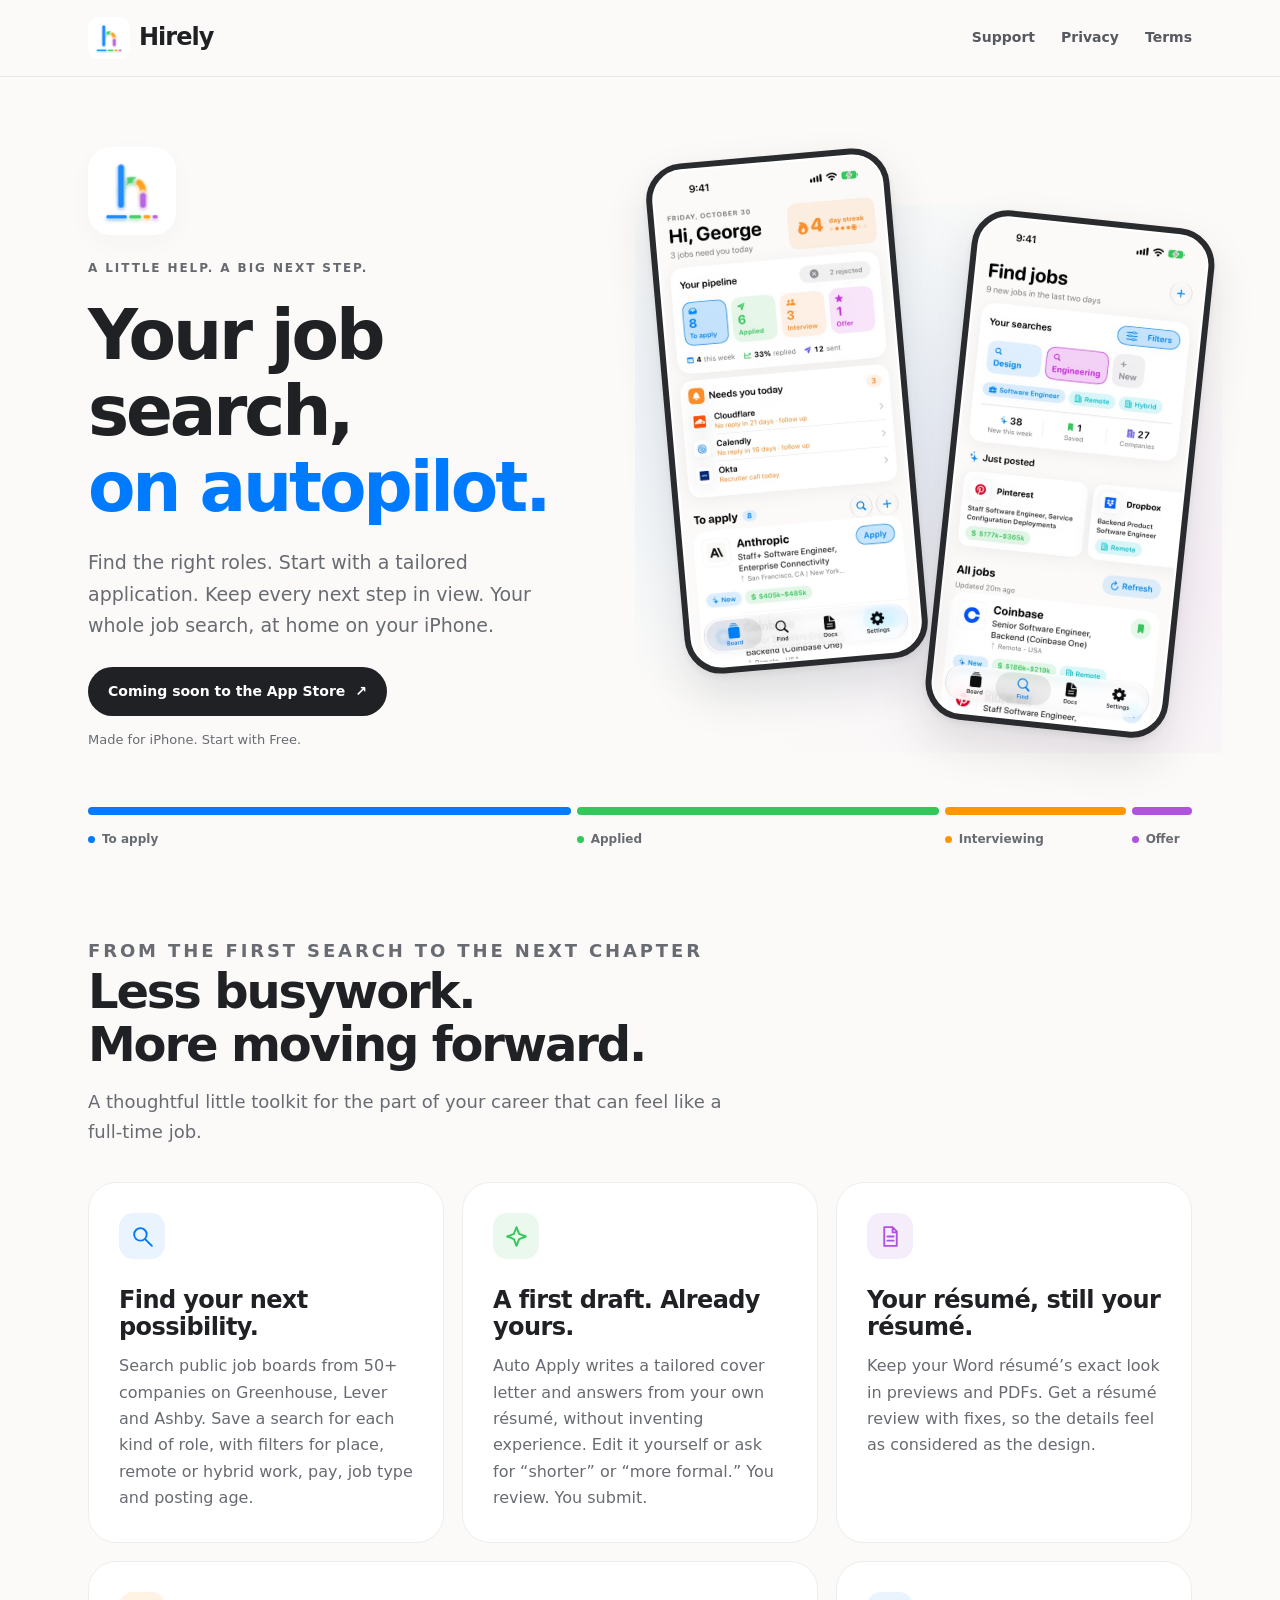
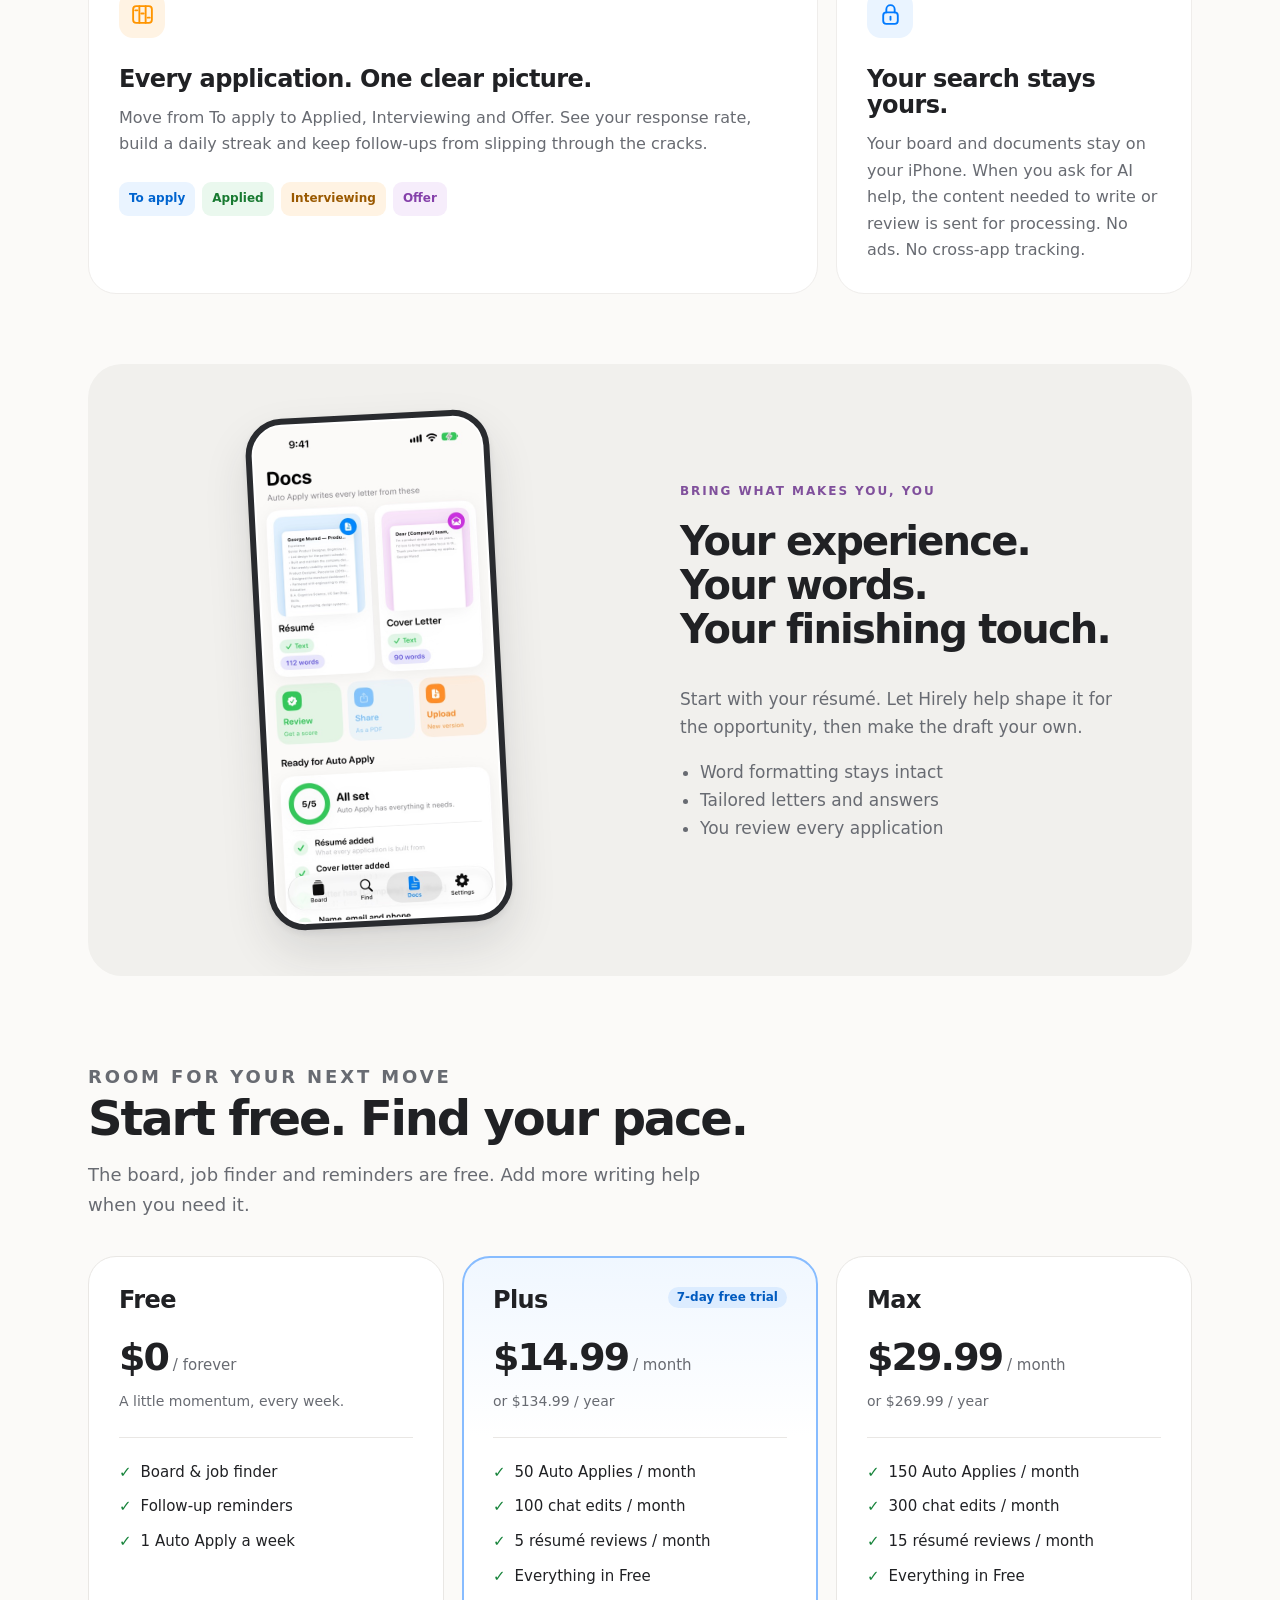
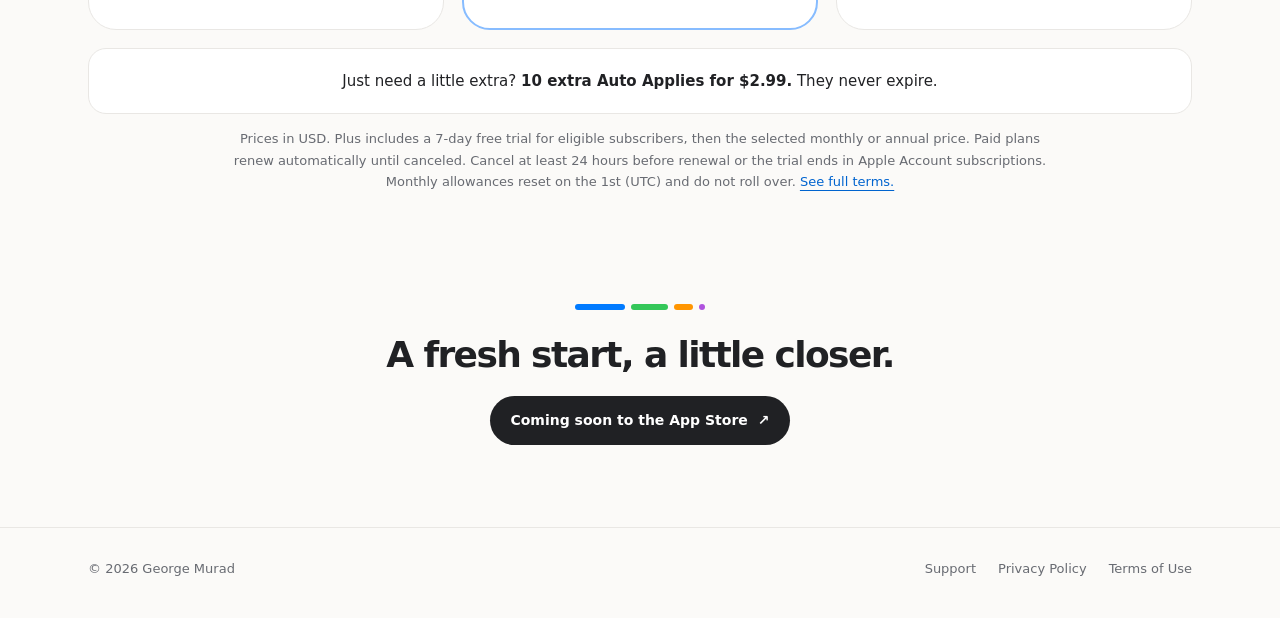
<file: index.html>
<!doctype html>
<html lang="en"><head><meta charset="utf-8"><meta name="viewport" content="width=device-width, initial-scale=1">
<title>Your job search, on autopilot. · Hirely</title><meta property="og:type" content="website"><meta property="og:site_name" content="Hirely"><meta property="og:title" content="Your job search, on autopilot. · Hirely"><meta property="og:description" content="Find jobs, draft tailored applications and track every next step. Meet Hirely, your job search companion for iPhone."><meta property="og:url" content="https://gbmurad.github.io/hirely/"><meta property="og:image" content="https://gbmurad.github.io/hirely/og.jpg"><meta property="og:image:width" content="1200"><meta property="og:image:height" content="630"><meta property="og:image:alt" content="Hirely: your job search, on autopilot"><meta name="twitter:card" content="summary_large_image"><meta name="twitter:image" content="https://gbmurad.github.io/hirely/og.jpg"><meta name="description" content="Find jobs, draft tailored applications and track every next step. Meet Hirely, your job search companion for iPhone."><meta name="theme-color" content="#FBFAF8"><link rel="icon" type="image/png" href="favicon.png?v=2"><link rel="apple-touch-icon" href="apple-touch-icon.png"><link rel="stylesheet" href="style.css"><script>
document.documentElement.classList.add('js');
addEventListener('DOMContentLoaded',()=>{
  document.querySelectorAll('.pipeline i,.stage-row span').forEach((e,_,)=>e.style.setProperty('--i',[...e.parentNode.children].indexOf(e)));
  document.querySelectorAll('.tiles,.plan-grid').forEach(g=>[...g.children].forEach((c,i)=>{c.classList.add('reveal');c.style.setProperty('--d',(i%3)*0.09+'s')}));
  document.querySelectorAll('.card,details,.pack,.plan-note,.closing h2,.pill,.section-intro').forEach(e=>e.classList.add('reveal'));
  const els=document.querySelectorAll('.rise,.reveal,.pipeline,.stage-row,.phones');
  const io=new IntersectionObserver(es=>es.forEach(e=>{if(e.isIntersecting){e.target.classList.add('in');io.unobserve(e.target)}}),{threshold:.15,rootMargin:'0px 0px -6% 0px'});
  els.forEach(e=>io.observe(e));
});
</script></head>
<body><a class="skip" href="#main">Skip to content</a><header class="top"><div class="wrap"><a class="brand" href="./"><img src="icon.png" width="42" height="42" alt="">Hirely</a><nav aria-label="Main navigation"><a href="support.html">Support</a><a href="privacy.html">Privacy</a><a href="terms.html">Terms</a></nav></div></header>
<main id="main">
<section class="hero"><div class="wrap hero-grid"><div class="copy"><img class="hero-icon" src="icon.png" width="88" height="88" alt="Hirely app icon"><p class="eyebrow">A little help. A big next step.</p><h1>Your job search,<br><span>on autopilot.</span></h1><p class="lead">Find the right roles. Start with a tailored application. Keep every next step in view. Your whole job search, at home on your iPhone.</p><span class="pill">Coming soon to the App Store <span aria-hidden="true">↗</span></span><p class="small-note">Made for iPhone. Start with Free.</p></div><div class="phones"><div class="phone one"><img src="img/01-board.jpg" width="540" height="1174" alt="Hirely board showing application stages, reminders and jobs to apply to" fetchpriority="high"></div><div class="phone two"><img src="img/02-find.jpg" width="540" height="1174" alt="Hirely job finder with saved searches and role filters" fetchpriority="high"></div></div></div></section>
<div class="wrap"><div class="pipeline" aria-hidden="true"><i></i><i></i><i></i><i></i></div><div class="stage-row"><span style="--c:var(--blue)">To apply</span><span style="--c:var(--green)">Applied</span><span style="--c:var(--orange)">Interviewing</span><span style="--c:var(--purple)">Offer</span></div></div>
<section class="band"><div class="wrap"><div class="section-intro rise"><p class="eyebrow">From the first search to the next chapter</p><h2>Less busywork.<br>More moving forward.</h2><p>A thoughtful little toolkit for the part of your career that can feel like a full-time job.</p></div><div class="tiles"><article class="tile rise " style="--c:var(--blue);--tint:#eaf4ff"><div class="badge"><svg viewBox="0 0 24 24" aria-hidden="true"><circle cx="10" cy="10" r="6"/><path d="m15 15 6 6"/></svg></div><h3>Find your next possibility.</h3><p>Search public job boards from 50+ companies on Greenhouse, Lever and Ashby. Save a search for each kind of role, with filters for place, remote or hybrid work, pay, job type and posting age.</p></article><article class="tile rise " style="--c:var(--green);--tint:#eaf8ee"><div class="badge"><svg viewBox="0 0 24 24" aria-hidden="true"><path d="m12 3 2.5 6.5L21 12l-6.5 2.5L12 21l-2.5-6.5L3 12l6.5-2.5Z"/></svg></div><h3>A first draft. Already yours.</h3><p>Auto Apply writes a tailored cover letter and answers from your own résumé, without inventing experience. Edit it yourself or ask for “shorter” or “more formal.” You review. You submit.</p></article><article class="tile rise " style="--c:var(--purple);--tint:#f6edfb"><div class="badge"><svg viewBox="0 0 24 24" aria-hidden="true"><path d="M6 3h8l4 4v14H6Z M14 3v5h4 M9 12h6 M9 16h6"/></svg></div><h3>Your résumé, still your résumé.</h3><p>Keep your Word résumé’s exact look in previews and PDFs. Get a résumé review with fixes, so the details feel as considered as the design.</p></article><article class="tile rise wide" style="--c:var(--orange);--tint:#fff3e3"><div class="badge"><svg viewBox="0 0 24 24" aria-hidden="true"><rect x="3" y="4" width="18" height="16" rx="3"/><path d="M9 4v16 M15 4v16 M5 8h2 M11 11h2 M17 15h2"/></svg></div><h3>Every application. One clear picture.</h3><p>Move from To apply to Applied, Interviewing and Offer. See your response rate, build a daily streak and keep follow-ups from slipping through the cracks.</p><div class="track-stages"><span style="--tint:#eaf4ff;--text:#0064cf">To apply</span><span style="--tint:#eaf8ee;--text:#187a31">Applied</span><span style="--tint:#fff3e3;--text:#9a5900">Interviewing</span><span style="--tint:#f6edfb;--text:#8540aa">Offer</span></div></article><article class="tile rise " style="--c:var(--blue);--tint:#eaf4ff"><div class="badge"><svg viewBox="0 0 24 24" aria-hidden="true"><rect x="5" y="10" width="14" height="11" rx="3"/><path d="M8 10V7a4 4 0 0 1 8 0v3 M12 14v3"/></svg></div><h3>Your search stays yours.</h3><p>Your board and documents stay on your iPhone. When you ask for AI help, the content needed to write or review is sent for processing. No ads. No cross-app tracking.</p></article></div><div class="docs rise"><div class="phone "><img src="img/04-docs.jpg" width="540" height="1174" alt="Hirely documents screen for résumés and cover letters" loading="lazy"></div><div class="copy"><p class="eyebrow">Bring what makes you, you</p><h2>Your experience.<br>Your words.<br>Your finishing touch.</h2><p>Start with your résumé. Let Hirely help shape it for the opportunity, then make the draft your own.</p><ul><li>Word formatting stays intact</li><li>Tailored letters and answers</li><li>You review every application</li></ul></div></div></div></section>
<section class="band plans" id="plans"><div class="wrap"><div class="section-intro rise"><p class="eyebrow">Room for your next move</p><h2>Start free. Find your pace.</h2><p>The board, job finder and reminders are free. Add more writing help when you need it.</p></div><div class="plan-grid"><article class="plan rise "><h3>Free</h3><p class="price">$0<span> / forever</span></p><p class="annual">A little momentum, every week.</p><ul><li>Board & job finder</li><li>Follow-up reminders</li><li>1 Auto Apply a week</li></ul></article><article class="plan rise plus"><h3>Plus<span class="trial">7-day free trial</span></h3><p class="price">$14.99<span> / month</span></p><p class="annual">or $134.99 / year</p><ul><li>50 Auto Applies / month</li><li>100 chat edits / month</li><li>5 résumé reviews / month</li><li>Everything in Free</li></ul></article><article class="plan rise "><h3>Max</h3><p class="price">$29.99<span> / month</span></p><p class="annual">or $269.99 / year</p><ul><li>150 Auto Applies / month</li><li>300 chat edits / month</li><li>15 résumé reviews / month</li><li>Everything in Free</li></ul></article></div><p class="pack">Just need a little extra? <strong>10 extra Auto Applies for $2.99.</strong> They never expire.</p><p class="plan-note">Prices in USD. Plus includes a 7-day free trial for eligible subscribers, then the selected monthly or annual price. Paid plans renew automatically until canceled. Cancel at least 24 hours before renewal or the trial ends in Apple Account subscriptions. Monthly allowances reset on the 1st (UTC) and do not roll over. <a href="terms.html">See full terms.</a></p></div></section>
<section class="closing wrap"><div class="pipeline" aria-hidden="true"><i></i><i></i><i></i><i></i></div><h2>A fresh start, a little closer.</h2><span class="pill">Coming soon to the App Store <span aria-hidden="true">↗</span></span></section></main><footer><div class="wrap"><span>© 2026 George Murad</span><nav aria-label="Footer navigation"><a href="support.html">Support</a><a href="privacy.html">Privacy Policy</a><a href="terms.html">Terms of Use</a></nav></div></footer></body></html>
</file>
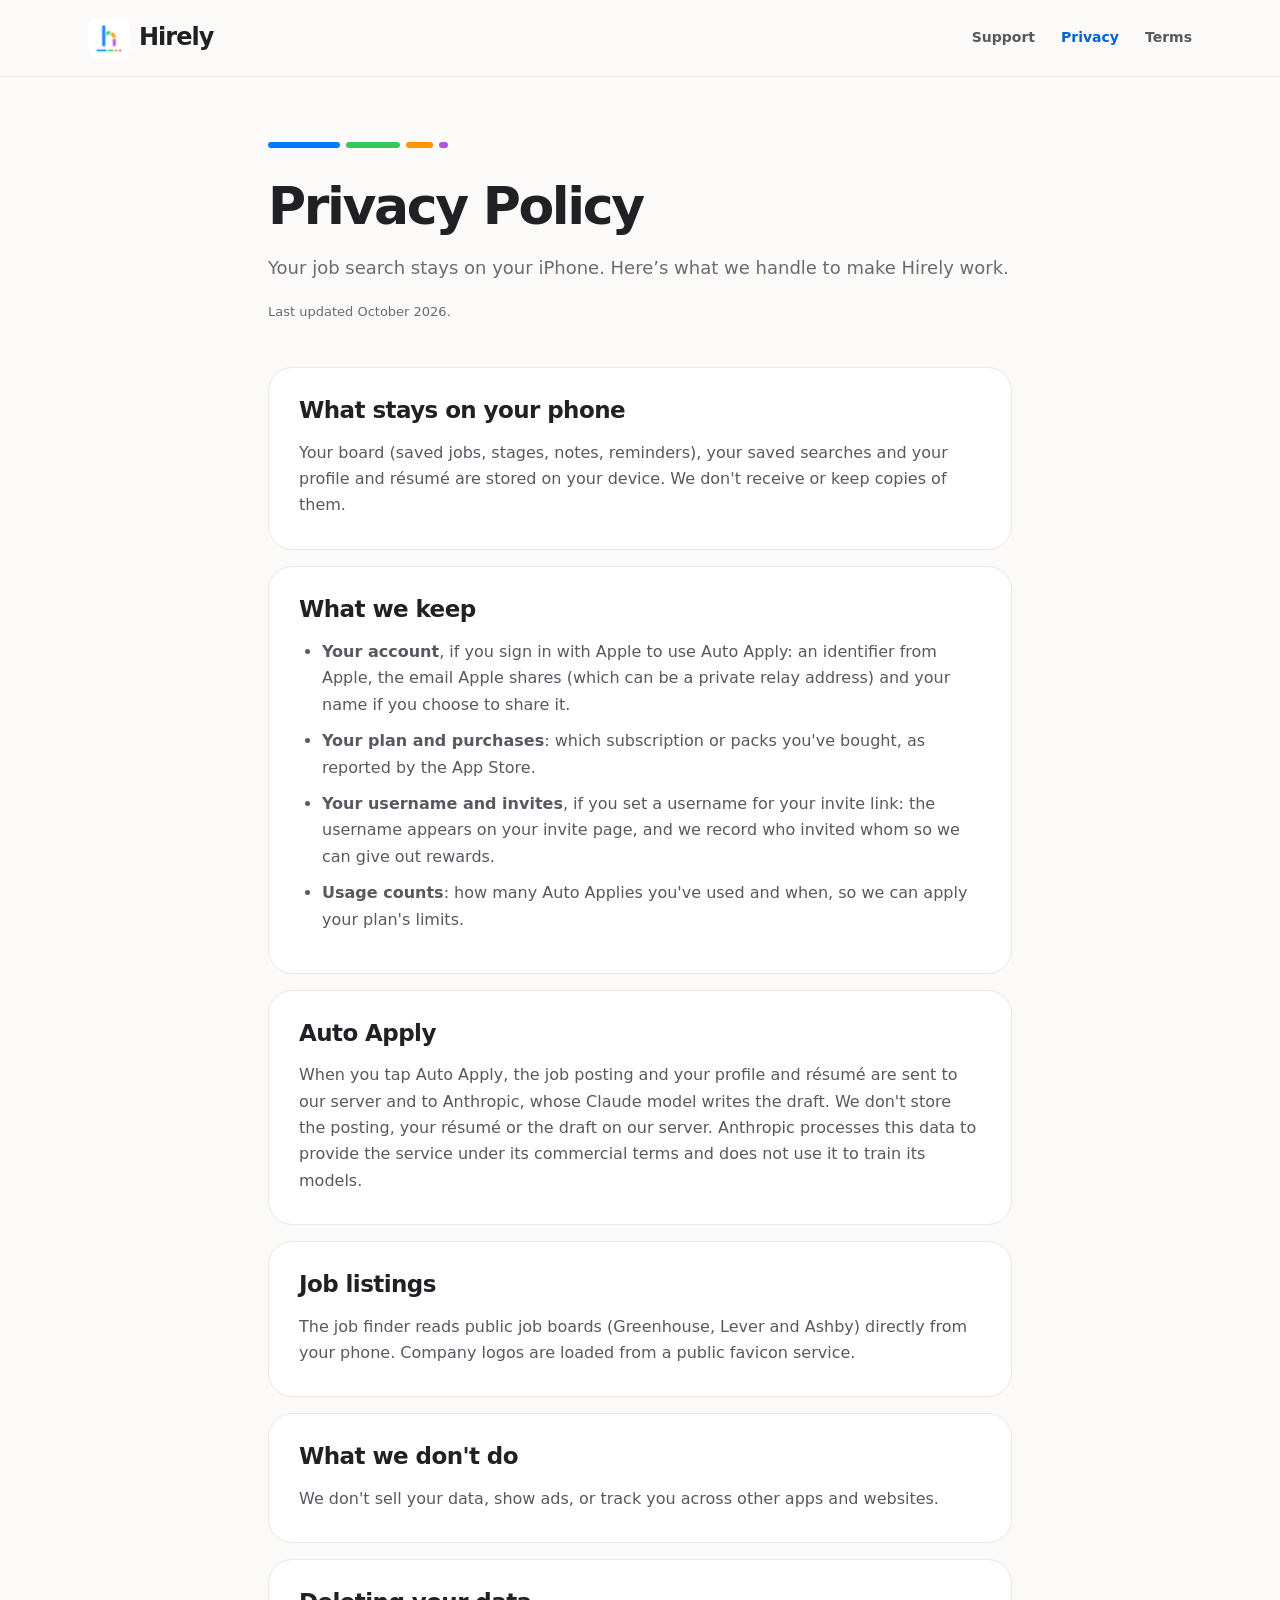
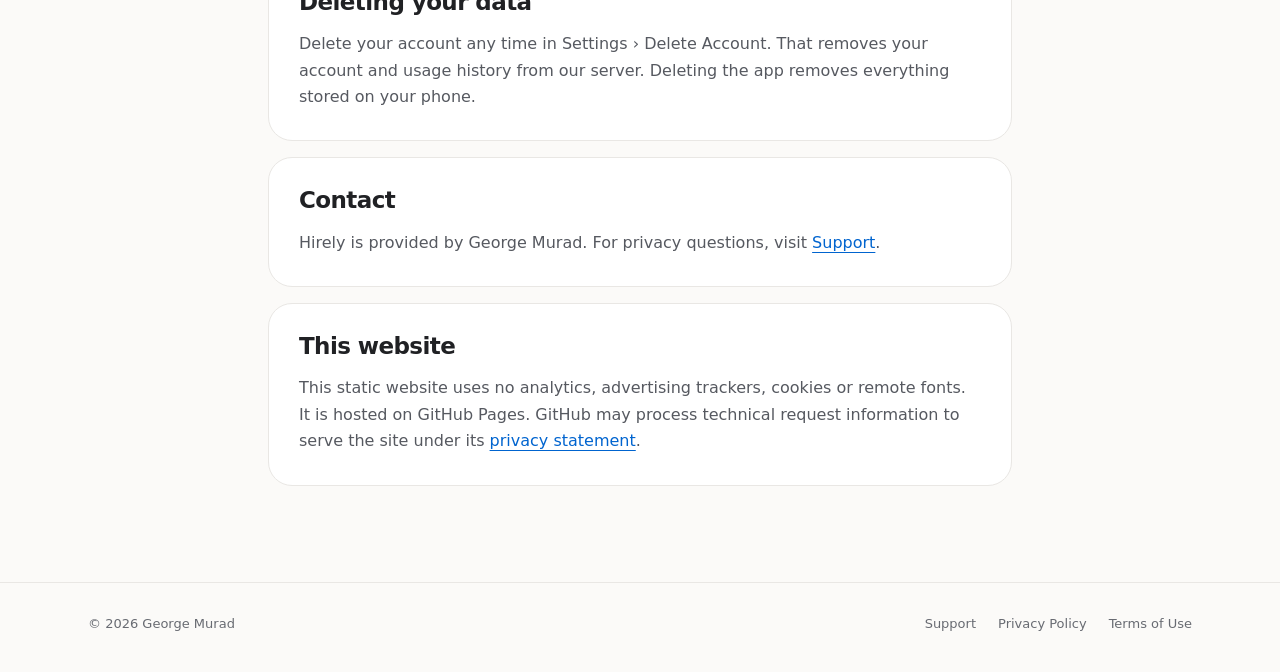
<file: privacy.html>
<!doctype html>
<html lang="en"><head><meta charset="utf-8"><meta name="viewport" content="width=device-width, initial-scale=1">
<title>Privacy Policy · Hirely</title><meta property="og:type" content="website"><meta property="og:site_name" content="Hirely"><meta property="og:title" content="Privacy Policy · Hirely"><meta property="og:description" content="Your job search stays on your iPhone. Here’s what we handle to make Hirely work."><meta property="og:url" content="https://gbmurad.github.io/hirely/privacy.html"><meta property="og:image" content="https://gbmurad.github.io/hirely/og.jpg"><meta property="og:image:width" content="1200"><meta property="og:image:height" content="630"><meta property="og:image:alt" content="Hirely: your job search, on autopilot"><meta name="twitter:card" content="summary_large_image"><meta name="twitter:image" content="https://gbmurad.github.io/hirely/og.jpg"><meta name="description" content="Your job search stays on your iPhone. Here’s what we handle to make Hirely work."><meta name="theme-color" content="#FBFAF8"><link rel="icon" type="image/png" href="favicon.png?v=2"><link rel="apple-touch-icon" href="apple-touch-icon.png"><link rel="stylesheet" href="style.css"><script>
document.documentElement.classList.add('js');
addEventListener('DOMContentLoaded',()=>{
  document.querySelectorAll('.pipeline i,.stage-row span').forEach((e,_,)=>e.style.setProperty('--i',[...e.parentNode.children].indexOf(e)));
  document.querySelectorAll('.tiles,.plan-grid').forEach(g=>[...g.children].forEach((c,i)=>{c.classList.add('reveal');c.style.setProperty('--d',(i%3)*0.09+'s')}));
  document.querySelectorAll('.card,details,.pack,.plan-note,.closing h2,.pill,.section-intro').forEach(e=>e.classList.add('reveal'));
  const els=document.querySelectorAll('.rise,.reveal,.pipeline,.stage-row,.phones');
  const io=new IntersectionObserver(es=>es.forEach(e=>{if(e.isIntersecting){e.target.classList.add('in');io.unobserve(e.target)}}),{threshold:.15,rootMargin:'0px 0px -6% 0px'});
  els.forEach(e=>io.observe(e));
});
</script></head>
<body><a class="skip" href="#main">Skip to content</a><header class="top"><div class="wrap"><a class="brand" href="./"><img src="icon.png" width="42" height="42" alt="">Hirely</a><nav aria-label="Main navigation"><a href="support.html">Support</a><a href="privacy.html" aria-current="page">Privacy</a><a href="terms.html">Terms</a></nav></div></header>
<main id="main"><div class="pagehead"><div class="pipeline" aria-hidden="true"><i></i><i></i><i></i><i></i></div><h1>Privacy Policy</h1><p>Your job search stays on your iPhone. Here’s what we handle to make Hirely work.</p><p class="meta">Last updated October 2026.</p></div><div class="article"><section class="card"><h2>What stays on your phone</h2>
<p>Your board (saved jobs, stages, notes, reminders), your saved searches and your profile and résumé are stored on your device. We don't receive or keep copies of them.</p>
</section><section class="card"><h2>What we keep</h2>
<ul>
<li><b>Your account</b>, if you sign in with Apple to use Auto Apply: an identifier from Apple, the email Apple shares (which can be a private relay address) and your name if you choose to share it.</li>
<li><b>Your plan and purchases</b>: which subscription or packs you've bought, as reported by the App Store.</li>
<li><b>Your username and invites</b>, if you set a username for your invite link: the username appears on your invite page, and we record who invited whom so we can give out rewards.</li>
<li><b>Usage counts</b>: how many Auto Applies you've used and when, so we can apply your plan's limits.</li>
</ul>
</section><section class="card"><h2>Auto Apply</h2>
<p>When you tap Auto Apply, the job posting and your profile and résumé are sent to our server and to Anthropic, whose Claude model writes the draft. We don't store the posting, your résumé or the draft on our server. Anthropic processes this data to provide the service under its commercial terms and does not use it to train its models.</p>
</section><section class="card"><h2>Job listings</h2>
<p>The job finder reads public job boards (Greenhouse, Lever and Ashby) directly from your phone. Company logos are loaded from a public favicon service.</p>
</section><section class="card"><h2>What we don't do</h2>
<p>We don't sell your data, show ads, or track you across other apps and websites.</p>
</section><section class="card"><h2>Deleting your data</h2>
<p>Delete your account any time in Settings › Delete Account. That removes your account and usage history from our server. Deleting the app removes everything stored on your phone.</p>
</section><section class="card"><h2>Contact</h2>
<p>Hirely is provided by George Murad. For privacy questions, visit <a href="support.html">Support</a>.</p></section><section class="card"><h2>This website</h2><p>This static website uses no analytics, advertising trackers, cookies or remote fonts. It is hosted on GitHub Pages. GitHub may process technical request information to serve the site under its <a href="https://docs.github.com/en/site-policy/privacy-policies/github-general-privacy-statement">privacy statement</a>.</p></section></div></main><footer><div class="wrap"><span>© 2026 George Murad</span><nav aria-label="Footer navigation"><a href="support.html">Support</a><a href="privacy.html">Privacy Policy</a><a href="terms.html">Terms of Use</a></nav></div></footer></body></html>
</file>
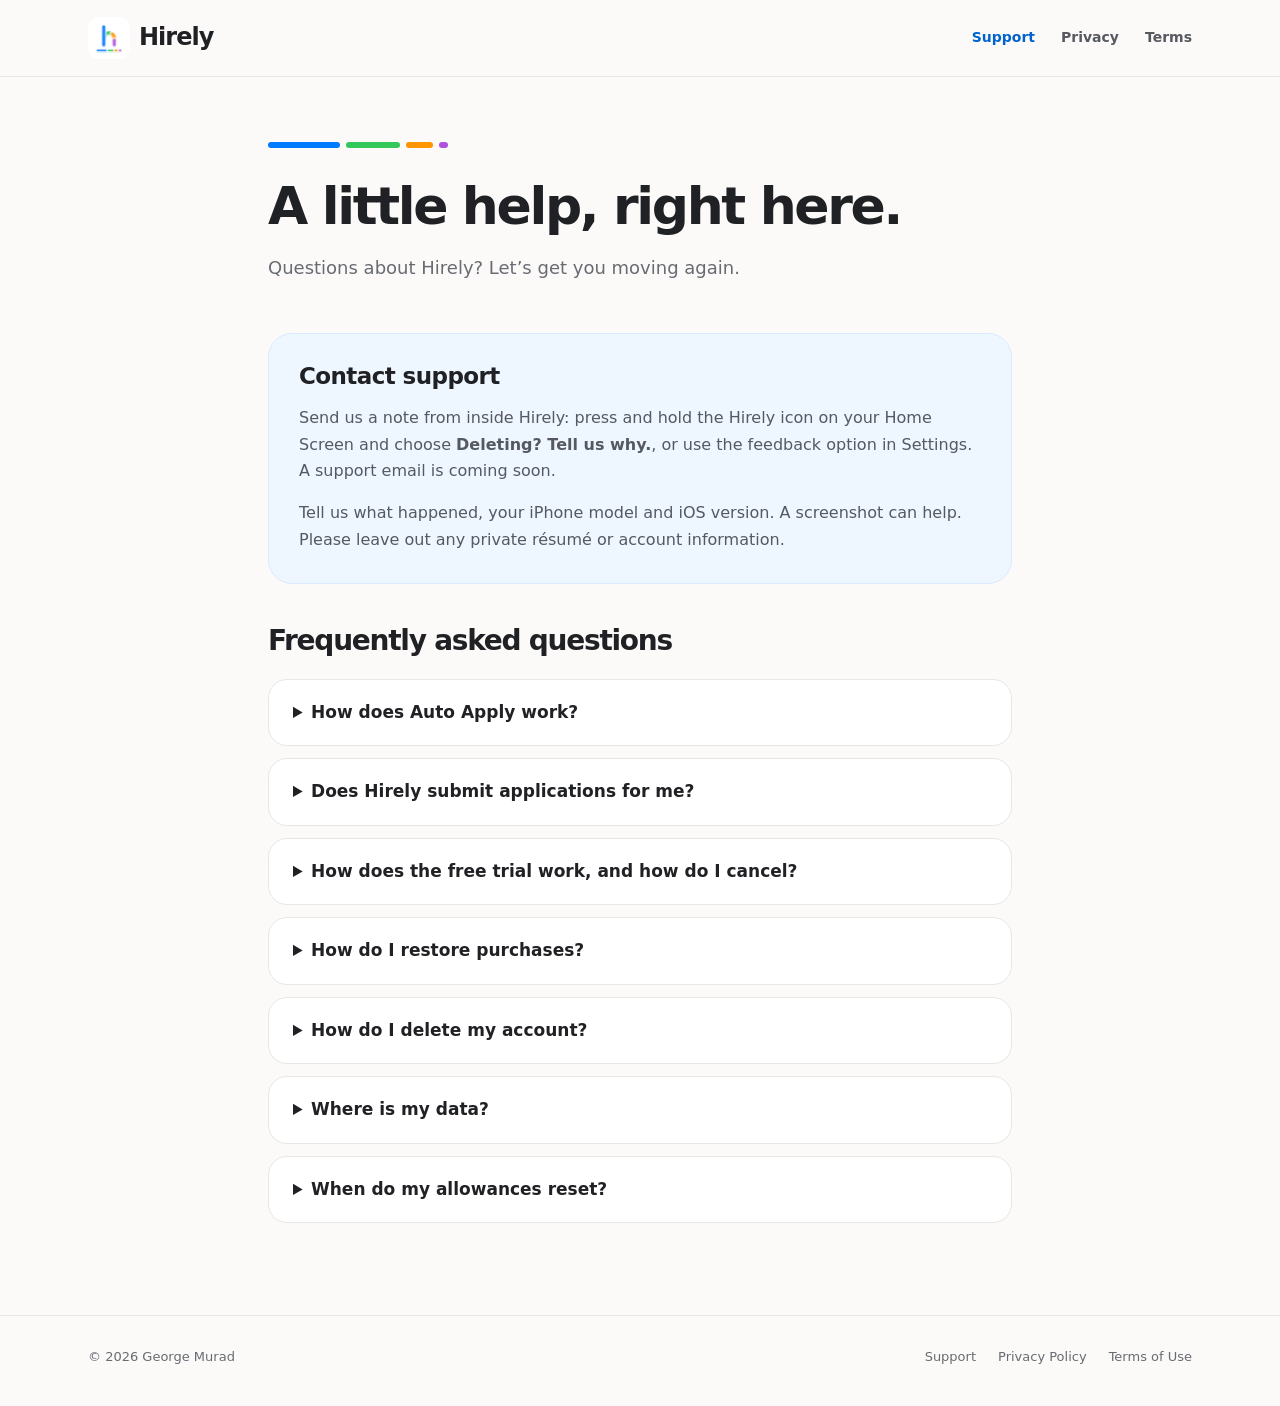
<file: support.html>
<!doctype html>
<html lang="en"><head><meta charset="utf-8"><meta name="viewport" content="width=device-width, initial-scale=1">
<title>A little help, right here. · Hirely</title><meta property="og:type" content="website"><meta property="og:site_name" content="Hirely"><meta property="og:title" content="A little help, right here. · Hirely"><meta property="og:description" content="Questions about Hirely? Let’s get you moving again."><meta property="og:url" content="https://gbmurad.github.io/hirely/support.html"><meta property="og:image" content="https://gbmurad.github.io/hirely/og.jpg"><meta property="og:image:width" content="1200"><meta property="og:image:height" content="630"><meta property="og:image:alt" content="Hirely: your job search, on autopilot"><meta name="twitter:card" content="summary_large_image"><meta name="twitter:image" content="https://gbmurad.github.io/hirely/og.jpg"><meta name="description" content="Questions about Hirely? Let’s get you moving again."><meta name="theme-color" content="#FBFAF8"><link rel="icon" type="image/png" href="favicon.png?v=2"><link rel="apple-touch-icon" href="apple-touch-icon.png"><link rel="stylesheet" href="style.css"><script>
document.documentElement.classList.add('js');
addEventListener('DOMContentLoaded',()=>{
  document.querySelectorAll('.pipeline i,.stage-row span').forEach((e,_,)=>e.style.setProperty('--i',[...e.parentNode.children].indexOf(e)));
  document.querySelectorAll('.tiles,.plan-grid').forEach(g=>[...g.children].forEach((c,i)=>{c.classList.add('reveal');c.style.setProperty('--d',(i%3)*0.09+'s')}));
  document.querySelectorAll('.card,details,.pack,.plan-note,.closing h2,.pill,.section-intro').forEach(e=>e.classList.add('reveal'));
  const els=document.querySelectorAll('.rise,.reveal,.pipeline,.stage-row,.phones');
  const io=new IntersectionObserver(es=>es.forEach(e=>{if(e.isIntersecting){e.target.classList.add('in');io.unobserve(e.target)}}),{threshold:.15,rootMargin:'0px 0px -6% 0px'});
  els.forEach(e=>io.observe(e));
});
</script></head>
<body><a class="skip" href="#main">Skip to content</a><header class="top"><div class="wrap"><a class="brand" href="./"><img src="icon.png" width="42" height="42" alt="">Hirely</a><nav aria-label="Main navigation"><a href="support.html" aria-current="page">Support</a><a href="privacy.html">Privacy</a><a href="terms.html">Terms</a></nav></div></header>
<main id="main"><div class="pagehead"><div class="pipeline" aria-hidden="true"><i></i><i></i><i></i><i></i></div><h1>A little help, right here.</h1><p>Questions about Hirely? Let’s get you moving again.</p></div><div class="article"><section class="card contact"><h2>Contact support</h2><p>Send us a note from inside Hirely: press and hold the Hirely icon on your Home Screen and choose <strong>Deleting? Tell us why.</strong>, or use the feedback option in Settings. A support email is coming soon.</p><p>Tell us what happened, your iPhone model and iOS version. A screenshot can help. Please leave out any private résumé or account information.</p></section><h2 class="faq-title">Frequently asked questions</h2><details><summary>How does Auto Apply work?</summary><p>Sign in with Apple and provide your profile and résumé. Auto Apply uses the job posting and your information to draft a tailored cover letter and answers to common questions. You can edit the draft or chat to change its length or tone. Always check accuracy before using it.</p></details><details><summary>Does Hirely submit applications for me?</summary><p>No. You review every draft and submit the application yourself on the employer’s website. You stay in control of what gets sent.</p></details><details><summary>How does the free trial work, and how do I cancel?</summary><p>Eligible Plus subscribers can try Plus free for 7 days. After the trial, your selected plan renews at $14.99 per month or $134.99 per year unless canceled. On iPhone, open Settings → your name (Apple Account / Apple ID) → Subscriptions → Hirely. Cancel at least 24 hours before the trial ends or the next renewal. Deleting Hirely or your account does not cancel a subscription.</p></details><details><summary>How do I restore purchases?</summary><p>Use Restore Purchases in Hirely’s purchase screen while signed in to the Apple Account used for the purchase. If your subscription still does not appear, contact support with your plan and a description of the issue. Do not include payment details or your password.</p></details><details><summary>How do I delete my account?</summary><p>Open Hirely → Settings → Delete Account. This removes your account and usage history from our server. Deleting the app removes the data stored on your iPhone. Manage or cancel your subscription separately in Apple Account subscriptions.</p></details><details><summary>Where is my data?</summary><p>Your board, saved searches, profile and résumé are stored on your iPhone. We keep account details, plan and purchase information, invite information and usage counts on our server. When you use Auto Apply, the job posting, profile and résumé are sent to our server and Anthropic to produce your draft; we do not store those contents or the draft on our server. See our <a href="privacy.html">Privacy Policy</a> for details.</p></details><details><summary>When do my allowances reset?</summary><p>Free Auto Applies reset every Monday (UTC) and may be paused when free usage is high. Paid monthly allowances reset on the 1st of each month (UTC), including with annual plans, and do not carry over. Purchased extra Auto Applies and invite bonuses do not expire.</p></details></div></main><footer><div class="wrap"><span>© 2026 George Murad</span><nav aria-label="Footer navigation"><a href="support.html">Support</a><a href="privacy.html">Privacy Policy</a><a href="terms.html">Terms of Use</a></nav></div></footer></body></html>
</file>
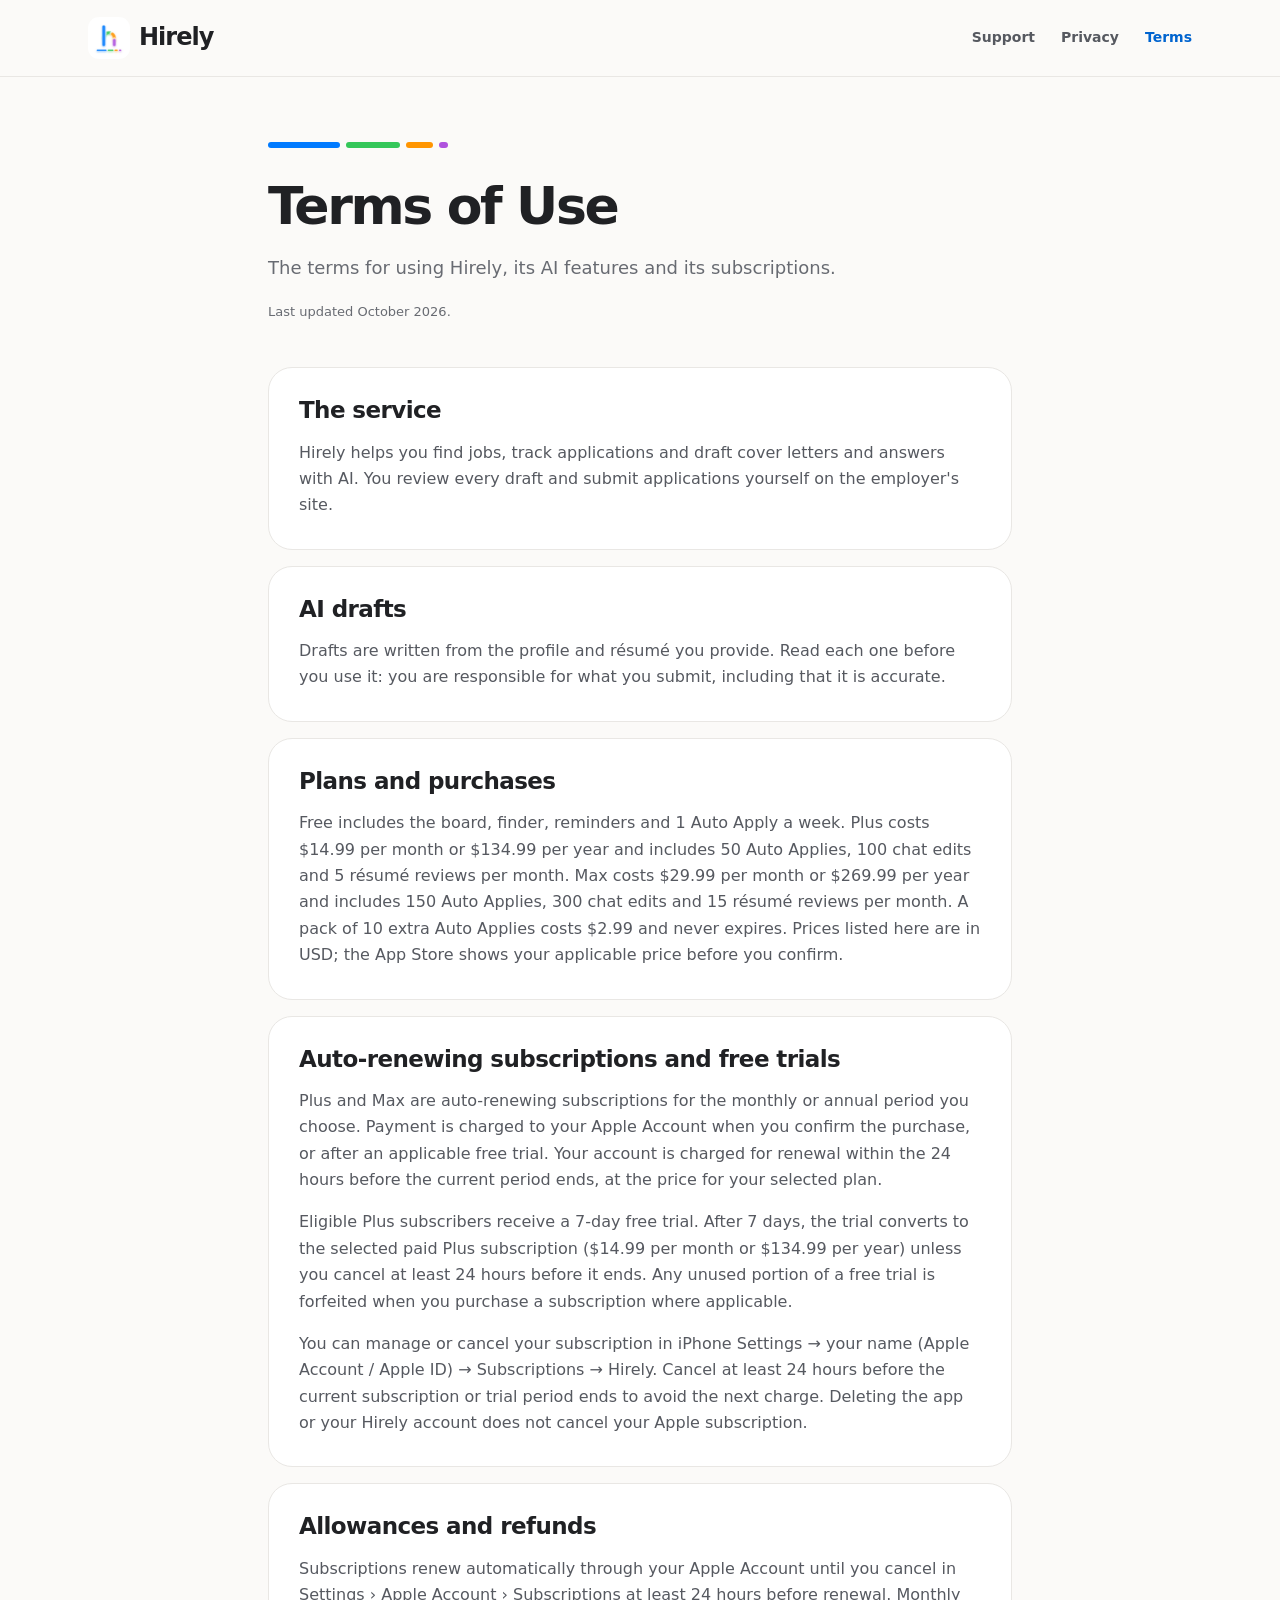
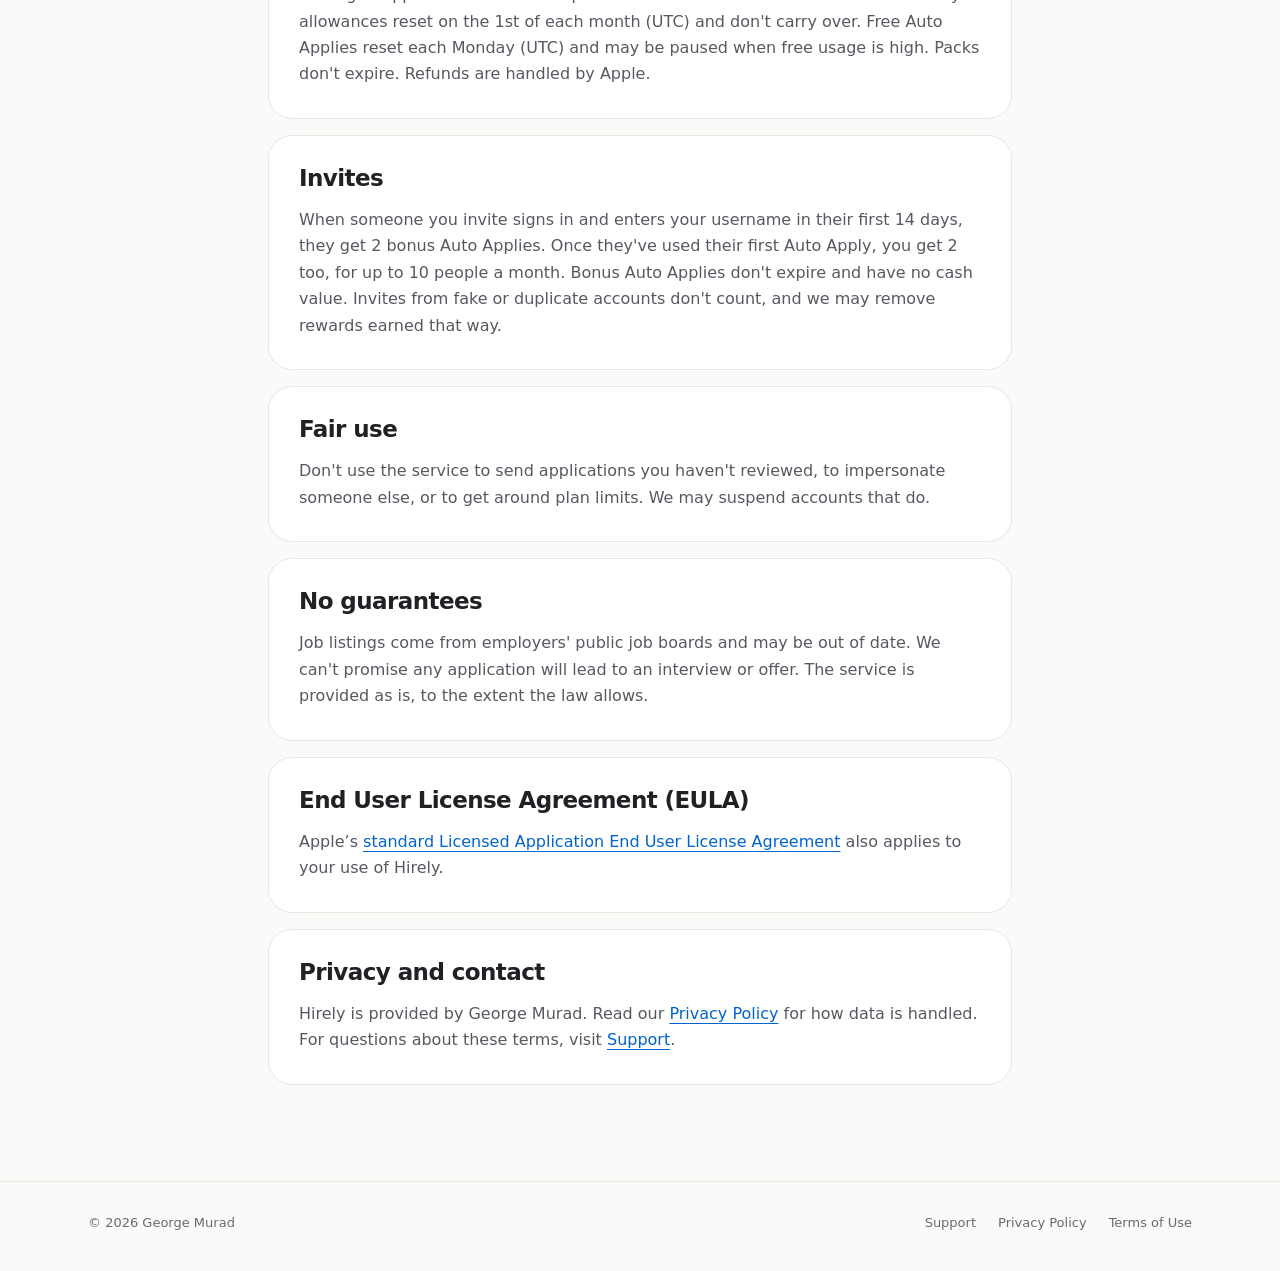
<file: terms.html>
<!doctype html>
<html lang="en"><head><meta charset="utf-8"><meta name="viewport" content="width=device-width, initial-scale=1">
<title>Terms of Use · Hirely</title><meta property="og:type" content="website"><meta property="og:site_name" content="Hirely"><meta property="og:title" content="Terms of Use · Hirely"><meta property="og:description" content="The terms for using Hirely, its AI features and its subscriptions."><meta property="og:url" content="https://gbmurad.github.io/hirely/terms.html"><meta property="og:image" content="https://gbmurad.github.io/hirely/og.jpg"><meta property="og:image:width" content="1200"><meta property="og:image:height" content="630"><meta property="og:image:alt" content="Hirely: your job search, on autopilot"><meta name="twitter:card" content="summary_large_image"><meta name="twitter:image" content="https://gbmurad.github.io/hirely/og.jpg"><meta name="description" content="The terms for using Hirely, its AI features and its subscriptions."><meta name="theme-color" content="#FBFAF8"><link rel="icon" type="image/png" href="favicon.png?v=2"><link rel="apple-touch-icon" href="apple-touch-icon.png"><link rel="stylesheet" href="style.css"><script>
document.documentElement.classList.add('js');
addEventListener('DOMContentLoaded',()=>{
  document.querySelectorAll('.pipeline i,.stage-row span').forEach((e,_,)=>e.style.setProperty('--i',[...e.parentNode.children].indexOf(e)));
  document.querySelectorAll('.tiles,.plan-grid').forEach(g=>[...g.children].forEach((c,i)=>{c.classList.add('reveal');c.style.setProperty('--d',(i%3)*0.09+'s')}));
  document.querySelectorAll('.card,details,.pack,.plan-note,.closing h2,.pill,.section-intro').forEach(e=>e.classList.add('reveal'));
  const els=document.querySelectorAll('.rise,.reveal,.pipeline,.stage-row,.phones');
  const io=new IntersectionObserver(es=>es.forEach(e=>{if(e.isIntersecting){e.target.classList.add('in');io.unobserve(e.target)}}),{threshold:.15,rootMargin:'0px 0px -6% 0px'});
  els.forEach(e=>io.observe(e));
});
</script></head>
<body><a class="skip" href="#main">Skip to content</a><header class="top"><div class="wrap"><a class="brand" href="./"><img src="icon.png" width="42" height="42" alt="">Hirely</a><nav aria-label="Main navigation"><a href="support.html">Support</a><a href="privacy.html">Privacy</a><a href="terms.html" aria-current="page">Terms</a></nav></div></header>
<main id="main"><div class="pagehead"><div class="pipeline" aria-hidden="true"><i></i><i></i><i></i><i></i></div><h1>Terms of Use</h1><p>The terms for using Hirely, its AI features and its subscriptions.</p><p class="meta">Last updated October 2026.</p></div><div class="article"><section class="card"><h2>The service</h2>
<p>Hirely helps you find jobs, track applications and draft cover letters and answers with AI. You review every draft and submit applications yourself on the employer's site.</p>
</section><section class="card"><h2>AI drafts</h2>
<p>Drafts are written from the profile and résumé you provide. Read each one before you use it: you are responsible for what you submit, including that it is accurate.</p>
</section><section class="card"><h2>Plans and purchases</h2><p>Free includes the board, finder, reminders and 1 Auto Apply a week. Plus costs $14.99 per month or $134.99 per year and includes 50 Auto Applies, 100 chat edits and 5 résumé reviews per month. Max costs $29.99 per month or $269.99 per year and includes 150 Auto Applies, 300 chat edits and 15 résumé reviews per month. A pack of 10 extra Auto Applies costs $2.99 and never expires. Prices listed here are in USD; the App Store shows your applicable price before you confirm.</p></section><section class="card"><h2>Auto-renewing subscriptions and free trials</h2><p>Plus and Max are auto-renewing subscriptions for the monthly or annual period you choose. Payment is charged to your Apple Account when you confirm the purchase, or after an applicable free trial. Your account is charged for renewal within the 24 hours before the current period ends, at the price for your selected plan.</p><p>Eligible Plus subscribers receive a 7-day free trial. After 7 days, the trial converts to the selected paid Plus subscription ($14.99 per month or $134.99 per year) unless you cancel at least 24 hours before it ends. Any unused portion of a free trial is forfeited when you purchase a subscription where applicable.</p><p>You can manage or cancel your subscription in iPhone Settings → your name (Apple Account / Apple ID) → Subscriptions → Hirely. Cancel at least 24 hours before the current subscription or trial period ends to avoid the next charge. Deleting the app or your Hirely account does not cancel your Apple subscription.</p></section><section class="card"><h2>Allowances and refunds</h2>
<p>Subscriptions renew automatically through your Apple Account until you cancel in Settings › Apple Account › Subscriptions at least 24 hours before renewal. Monthly allowances reset on the 1st of each month (UTC) and don't carry over. Free Auto Applies reset each Monday (UTC) and may be paused when free usage is high. Packs don't expire. Refunds are handled by Apple.</p>
</section><section class="card"><h2>Invites</h2>
<p>When someone you invite signs in and enters your username in their first 14 days, they get 2 bonus Auto Applies. Once they've used their first Auto Apply, you get 2 too, for up to 10 people a month. Bonus Auto Applies don't expire and have no cash value. Invites from fake or duplicate accounts don't count, and we may remove rewards earned that way.</p>
</section><section class="card"><h2>Fair use</h2>
<p>Don't use the service to send applications you haven't reviewed, to impersonate someone else, or to get around plan limits. We may suspend accounts that do.</p>
</section><section class="card"><h2>No guarantees</h2>
<p>Job listings come from employers' public job boards and may be out of date. We can't promise any application will lead to an interview or offer. The service is provided as is, to the extent the law allows.</p>
</section><section class="card"><h2>End User License Agreement (EULA)</h2><p>Apple’s <a href="https://www.apple.com/legal/internet-services/itunes/dev/stdeula/">standard Licensed Application End User License Agreement</a> also applies to your use of Hirely.</p></section><section class="card"><h2>Privacy and contact</h2><p>Hirely is provided by George Murad. Read our <a href="privacy.html">Privacy Policy</a> for how data is handled. For questions about these terms, visit <a href="support.html">Support</a>.</p></section></div></main><footer><div class="wrap"><span>© 2026 George Murad</span><nav aria-label="Footer navigation"><a href="support.html">Support</a><a href="privacy.html">Privacy Policy</a><a href="terms.html">Terms of Use</a></nav></div></footer></body></html>
</file>
<file: style.css>
:root{--paper:#FBFAF8;--ink:#202124;--muted:#686b72;--blue:#007AFF;--green:#34C759;--orange:#FF9500;--purple:#AF52DE;--line:#e9e7e4;--font:-apple-system,BlinkMacSystemFont,"SF Pro Display",system-ui,sans-serif}*{box-sizing:border-box}html{scroll-behavior:smooth;scroll-padding-top:90px}body{margin:0;background:var(--paper);color:var(--ink);font:17px/1.65 var(--font)}a{color:#0064cf;text-underline-offset:4px}a:hover{text-decoration:underline}a:focus-visible,summary:focus-visible{outline:3px solid var(--blue);outline-offset:5px}img{display:block;max-width:100%;height:auto}h1,h2,h3,p{margin-top:0}h1,h2,h3{line-height:1.1;letter-spacing:-.045em}h1{font-size:clamp(46px,5.4vw,72px);font-weight:750}h2{font-size:clamp(32px,4vw,48px)}h3{font-size:24px;letter-spacing:-.025em}.wrap{max-width:1160px;margin:auto;padding:0 28px}.skip{position:absolute;left:20px;top:-80px;background:white;padding:10px;z-index:100}.skip:focus{top:12px}.top{position:sticky;top:0;z-index:20;background:#fbfaf8ed;backdrop-filter:blur(18px);border-bottom:1px solid var(--line)}.top .wrap{display:flex;align-items:center;justify-content:space-between;min-height:76px;gap:20px}.brand{display:flex;align-items:center;gap:9px;font-size:24px;font-weight:750;color:var(--ink);text-decoration:none;letter-spacing:-1px}.brand img{width:42px;height:42px;border-radius:11px}.top nav{display:flex;gap:26px}.top nav a{font-size:14px;font-weight:600;color:#565960;text-decoration:none}.top nav a:hover,.top nav a[aria-current]{color:#0064cf}.hero{padding:68px 0 54px;overflow:hidden}.hero-grid{display:grid;grid-template-columns:1.05fr 1fr;gap:24px;align-items:center}.hero-icon{width:88px;border-radius:23px;box-shadow:0 8px 24px #33333308;margin-bottom:24px}.eyebrow{text-transform:uppercase;font-size:12px;letter-spacing:.16em;font-weight:750;color:#666a70;margin-bottom:18px}.hero h1{margin-bottom:22px}.hero h1 span{color:var(--blue)}.lead{font-size:19px;line-height:1.65;color:var(--muted);max-width:460px;margin-bottom:26px}.pill{display:inline-flex;gap:10px;align-items:center;background:#202124;color:white;padding:13px 20px;border-radius:30px;font-size:14px;font-weight:650}.pill svg{width:18px;height:20px}.small-note{font-size:13px;color:var(--muted);margin:13px 0 0}.phones{height:608px;position:relative;isolation:isolate}.phones:before{content:"";position:absolute;inset:60px -30px 0;background:radial-gradient(ellipse at 30% 40%,#007aff14,transparent 65%),radial-gradient(ellipse at 85% 70%,#af52de10,transparent 60%);z-index:-1}.phone{border:6px solid #292b2f;background:white;padding:2px;border-radius:37px;box-shadow:0 22px 45px #292b2f20,0 3px 6px #292b2f13;overflow:hidden}.phone img{border-radius:28px;width:100%}.phones .phone{position:absolute;width:244px}.phones .one{left:0;top:10px;transform:rotate(-5deg);z-index:2}.phones .two{right:0;top:73px;transform:rotate(6deg)}.pipeline{display:flex;gap:6px;height:8px}.pipeline i{border-radius:9px;flex:8;background:var(--blue)}.pipeline i:nth-child(2){flex:6;background:var(--green)}.pipeline i:nth-child(3){flex:3;background:var(--orange)}.pipeline i:nth-child(4){flex:1;background:var(--purple)}.stage-row{display:flex;gap:6px;margin-top:15px;font-size:12px;font-weight:650;color:var(--muted)}.stage-row span{flex:8 1 0;min-width:0;white-space:nowrap}.stage-row span:nth-child(2){flex-grow:6}.stage-row span:nth-child(3){flex-grow:3}.stage-row span:nth-child(4){flex-grow:1}.stage-row span:before{content:"";width:7px;height:7px;border-radius:50%;background:var(--c);display:inline-block;margin-right:7px}.band{padding:86px 0}.section-intro{max-width:660px;margin-bottom:36px}.section-intro h2{margin-bottom:16px}.section-intro p{color:var(--muted);font-size:18px;margin-bottom:0}.tiles{display:grid;grid-template-columns:repeat(3,1fr);gap:18px}.tile{background:white;border:1px solid #efedeb;border-radius:28px;padding:30px;overflow:hidden}.tile p{font-size:16px;color:var(--muted);margin-bottom:0}.badge{display:grid;place-items:center;width:46px;height:46px;border-radius:14px;color:var(--c);background:var(--tint);margin-bottom:28px}.badge svg{width:25px;height:25px;fill:none;stroke:currentColor;stroke-width:1.8;stroke-linecap:round;stroke-linejoin:round}.tile h3{margin-bottom:13px}.tile.wide{grid-column:span 2}.track-stages{display:flex;gap:7px;margin-top:24px}.track-stages span{padding:7px 10px;font-size:12px;font-weight:650;border-radius:9px;background:var(--tint);color:var(--text)}.docs{display:grid;grid-template-columns:1fr 1fr;align-items:center;gap:80px;margin-top:70px;background:#f1f0ed;border-radius:34px;padding:50px 70px;overflow:hidden}.docs .phone{max-width:244px;margin:auto;transform:rotate(-3deg)}.docs p{color:var(--muted)}.docs h2{font-size:40px}.docs .eyebrow{color:#80509c}.docs ul{padding-left:20px;color:var(--muted)}.plans{padding-top:0}.plan-grid{display:grid;grid-template-columns:repeat(3,1fr);gap:18px}.plan{position:relative;background:white;border:1px solid var(--line);border-radius:28px;padding:30px}.plan.plus{border:2px solid #87bcff;padding:29px;background:linear-gradient(#f0f7ff,white 48%)}.plan h3{margin-bottom:20px}.price{font-size:38px;font-weight:750;letter-spacing:-.05em;margin-bottom:0;line-height:1.3}.price span{font-size:15px;font-weight:400;letter-spacing:0;color:var(--muted)}.annual{font-size:14px;color:var(--muted);margin:7px 0 24px}.plan ul{list-style:none;padding:22px 0 0;border-top:1px solid var(--line);margin-bottom:0;font-size:15px}.plan li{margin-bottom:10px}.plan li:before{content:"✓";color:#16833a;margin-right:9px;font-weight:700}.trial{font-size:12px;background:#dcecff;color:#005abf;border-radius:20px;padding:4px 9px;float:right;letter-spacing:0;font-weight:650}.pack{text-align:center;background:white;border:1px solid var(--line);border-radius:18px;padding:20px;margin:18px 0 14px;font-size:15px}.plan-note{font-size:13px;color:var(--muted);max-width:830px;margin:0 auto;text-align:center}.closing{text-align:center;padding:25px 0 82px}.closing h2{font-size:36px;margin-bottom:22px}.closing .pipeline{width:130px;margin:0 auto 25px;height:6px}footer{border-top:1px solid var(--line);padding:30px 0 38px;font-size:13px;color:var(--muted)}footer .wrap{display:flex;justify-content:space-between;gap:20px;flex-wrap:wrap}footer nav{display:flex;gap:22px}footer a{color:var(--muted);text-decoration:none}.pagehead{max-width:800px;margin:auto;padding:65px 28px 32px}.pagehead h1{font-size:52px;margin-bottom:18px}.pagehead p{color:var(--muted);font-size:18px}.pagehead .pipeline{max-width:180px;margin-bottom:30px;height:6px}.article{max-width:800px;margin:auto;padding:0 28px 80px}.card{border:1px solid var(--line);background:white;border-radius:24px;padding:30px;margin-bottom:16px}.card h2{font-size:23px;letter-spacing:-.025em;margin-bottom:16px}.card p:last-child,.card ul:last-child{margin-bottom:0}.card p,.card li{color:#565960;font-size:16px}.card ul{padding-left:23px}.card li{margin-bottom:10px}.contact{background:#eef6ff;border-color:#dceaff}.contact a{overflow-wrap:anywhere}.faq-title{font-size:28px;margin:42px 0 22px}details{border:1px solid var(--line);background:white;border-radius:19px;padding:20px 24px;margin:12px 0}summary{cursor:pointer;font-weight:650;line-height:1.5}details p{font-size:16px;color:var(--muted);margin:16px 0 0}.meta{font-size:13px!important}@media(max-width:1000px){.hero-grid{grid-template-columns:1fr 1fr}.phones{height:530px}.phones .phone{width:210px}.hero h1{font-size:56px}.docs{gap:40px;padding:40px}.track-stages{flex-wrap:wrap}.plan{padding:24px}.plan.plus{padding:23px}.trial{float:none;display:table;margin-top:10px}}@media(max-width:760px){.wrap{padding:0 22px}.top .wrap{min-height:68px}.top nav{gap:17px}.top nav a{font-size:13px}.hero{padding:38px 0 35px}.hero-grid{grid-template-columns:1fr;gap:35px}.hero .copy{max-width:520px}.hero-icon{width:70px;margin-bottom:20px}.hero h1{font-size:clamp(45px,9vw,64px)}.phones{height:570px;max-width:490px;width:100%;margin:auto}.phones .phone{width:232px}.phones .one{left:5%}.phones .two{right:5%}.band{padding:58px 0}.tiles{grid-template-columns:1fr 1fr}.tile.wide{grid-column:auto}.tile:last-child{grid-column:span 2}.tile{padding:25px}.docs{grid-template-columns:1fr 1fr;gap:28px;padding:30px;margin-top:35px}.docs h2{font-size:30px}.docs .phone{border-radius:27px}.docs .phone img{border-radius:19px}.plans{padding-top:0}.plan-grid{grid-template-columns:1fr}.trial{float:right;margin:0}.plan h3{margin-bottom:16px}.plan ul{display:grid;grid-template-columns:1fr 1fr;gap:0 12px}.closing{padding-bottom:55px}.pagehead h1{font-size:42px}}@media(max-width:430px){.stage-row span:nth-child(4){flex-grow:1.6}.pipeline i:nth-child(4){flex-grow:1.6}.top nav{gap:13px}.brand{font-size:21px;gap:5px}.brand img{width:34px;height:34px}.phones{height:475px}.phones .phone{width:190px;border-width:5px;border-radius:29px}.phones .phone img{border-radius:22px}.phones .one{left:1%}.phones .two{right:1%;top:55px}.stage-row{font-size:10px;gap:5px}.stage-row span{flex:8 1 0;min-width:0;white-space:nowrap}.stage-row span:nth-child(2){flex-grow:6}.stage-row span:nth-child(3){flex-grow:3}.stage-row span:nth-child(4){flex-grow:1}.stage-row span:before{margin-right:4px;width:5px;height:5px}.tiles{grid-template-columns:1fr}.tile:last-child{grid-column:auto}.docs{grid-template-columns:1fr;padding:28px}.docs .phone{width:210px}.docs .copy{order:-1}.plan ul{display:block}.pagehead,.article{padding-left:20px;padding-right:20px}.card{padding:23px}footer nav{gap:18px}}@media(prefers-reduced-motion:reduce){html{scroll-behavior:auto}*,*:before,*:after{animation:none!important;transition:none!important}.rise{opacity:1;transform:none}}

/* Scroll animations: things settle into place as they come into view. */
.js .rise,.js .reveal{opacity:0;transform:translateY(28px);transition:opacity .7s cubic-bezier(.2,.7,.2,1),transform .8s cubic-bezier(.2,.7,.2,1);transition-delay:var(--d,0s)}
.js .rise.in,.js .reveal.in{opacity:1;transform:none}
.js .pipeline i{transform:scaleX(0);transform-origin:left;transition:transform .9s cubic-bezier(.2,.8,.2,1);transition-delay:calc(var(--i,0)*.12s + .15s)}
.js .pipeline.in i{transform:scaleX(1)}
.js .stage-row span{opacity:0;transform:translateY(6px);transition:opacity .5s ease,transform .5s ease;transition-delay:calc(var(--i,0)*.12s + .45s)}
.js .stage-row.in span{opacity:1;transform:none}
.js .phones .phone{opacity:0;transition:opacity .9s ease,transform 1.1s cubic-bezier(.2,.8,.2,1)}
.js .phones .one{transform:rotate(-12deg) translate(-30px,40px)}.js .phones .two{transform:rotate(14deg) translate(30px,60px);transition-delay:.15s}
.js .phones.in .one{opacity:1;transform:rotate(-5deg)}.js .phones.in .two{opacity:1;transform:rotate(6deg)}
.tile,.plan,.card,details{transition:transform .35s cubic-bezier(.2,.8,.2,1),box-shadow .35s ease}
.tile:hover,.plan:hover{transform:translateY(-4px);box-shadow:0 18px 40px #20212412}
@media(prefers-reduced-motion:reduce){.js .rise,.js .reveal,.js .pipeline i,.js .stage-row span,.js .phones .phone{opacity:1!important;transform:none!important;transition:none!important}.js .phones .one{transform:rotate(-5deg)!important}.js .phones .two{transform:rotate(6deg)!important}}
</file>
